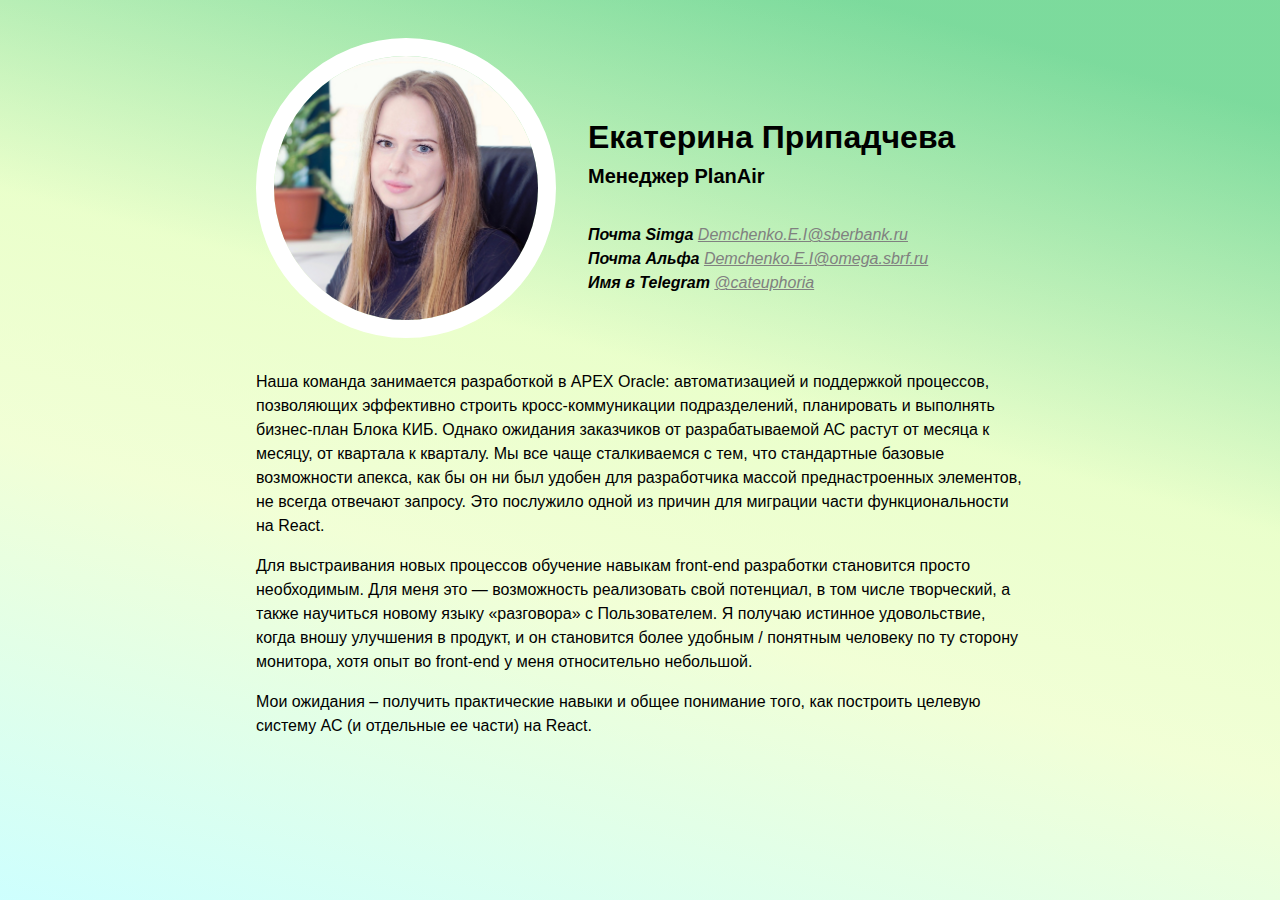
<file: student-page/index.html>
<html>
	<head>
		<meta charset="utf-8">
		<title>Студент Екатерина Припадчева</title>
		<link rel="stylesheet" href="reset.css">
		<link rel="stylesheet" href="style.css">
	</head>
	<body>
		<div class="person">

			<div class="person__info">
				<div class="avatar">
					<img class="avatar__picture" src="./avatar.jpg" />
				</div>
			</div>

			<div class="person__contacts">

				<div class="contacts">
					<div class="contacts__name">Екатерина Припадчева</div>
					<div class="contacts__role">Менеджер PlanAir</div>

					<ul class="contacts__links">
						<li class="contacts__item">
							<span class="contacts__title">Почта Simga</span>
							<a class="contacts__link" href="mailto: Demchenko.E.I@sberbank.ru">Demchenko.E.I@sberbank.ru</a>
						<li class="contacts__item">
							<span class="contacts__title">Почта Альфа</span>
							<a class="contacts__link" href="mailto: Demchenko.E.I@omega.sbrf.ru">Demchenko.E.I@omega.sbrf.ru</a>
						<li class="contacts__item">
							<span class="contacts__title">Имя в Telegram</span>
							<a class="contacts__link" href="tg://resolve?domain=cateuphoria">@cateuphoria</a>		
					</ul>
				</div>
			</div>

			<div class="person__details">
				<p class="paragraph">
					Наша команда занимается разработкой в APEX Oracle: автоматизацией и поддержкой процессов, позволяющих эффективно строить 
					кросс-коммуникации подразделений, планировать и выполнять бизнес-план Блока КИБ. Однако ожидания заказчиков от разрабатываемой 
					АС растут от месяца к месяцу, от квартала к кварталу. Мы все чаще сталкиваемся с тем, что стандартные базовые возможности апекса, 
					как бы он ни был удобен для разработчика массой преднастроенных элементов, не всегда отвечают запросу. Это послужило одной из 
					причин для миграции части функциональности на React.
				</p>

				<p class="paragraph">
					Для выстраивания новых процессов обучение навыкам front-end разработки становится просто необходимым. 
					Для меня это — возможность реализовать свой потенциал, в том числе творческий, а также научиться новому языку «разговора» 
					с Пользователем. Я получаю истинное удовольствие, когда вношу улучшения в продукт, и он становится более удобным / понятным человеку 
					по ту сторону монитора, хотя опыт во front-end у меня относительно небольшой.
				</p>

				<p class="paragraph paragraph_last	">
					Мои ожидания – получить практические навыки и общее понимание того, как построить целевую систему АС (и отдельные ее части) на React.
				</p>
			</div>

		</div>
	</body>
</html>
</file>
<file: student-page/style.css>
body,
html {
	width: 100%;
	background: rgb(0,255,250);
	background: linear-gradient(15deg, 
								rgba(0,255,250,0.1) 0%, 
								rgba(217,255,142,0.2) 37%, 
								rgba(214,255,154,0.3) 57%, 
								rgba(0,184,63,0.3) 91%);
	font-size: 16px;
	font-family: Arial, Helvetica, sans-serif;
	color: #000;
	/*position:fixed;*/
}
.person {
	display: flex;
	flex-wrap: wrap;
	align-items: center;
	align-content: center;
	padding: 3% 20% 3% 20%;
}
.person__info {
	margin-right: 32px;
	margin-bottom: 32px;
}
.person__contacts {

}
.person__details {

}
.avatar {
	
}
.avatar__picture {
	width: 300px;
	height: 300px;
	object-fit: scale-down;
	border-radius: 360px;
	border: 5mm solid white;
	
}
.contacts {
	
}
.contacts__name {
	font-size: 32px;
	font-weight: bold;
}
.contacts__role {
	font-size: 20px;
	font-weight: bold;
	margin-bottom: 32px;
}
.contacts__item {
	
}
.contacts__title {
	font-weight: bold;
	font-style: italic;
}
.contacts__title:after {
	
}
.contacts__link {
	color:grey;
	font-style: italic;
}
.paragraph {
	margin-bottom: 16px;
}
.paragraph_last {
	margin-bottom: 48px;
}
</file>
